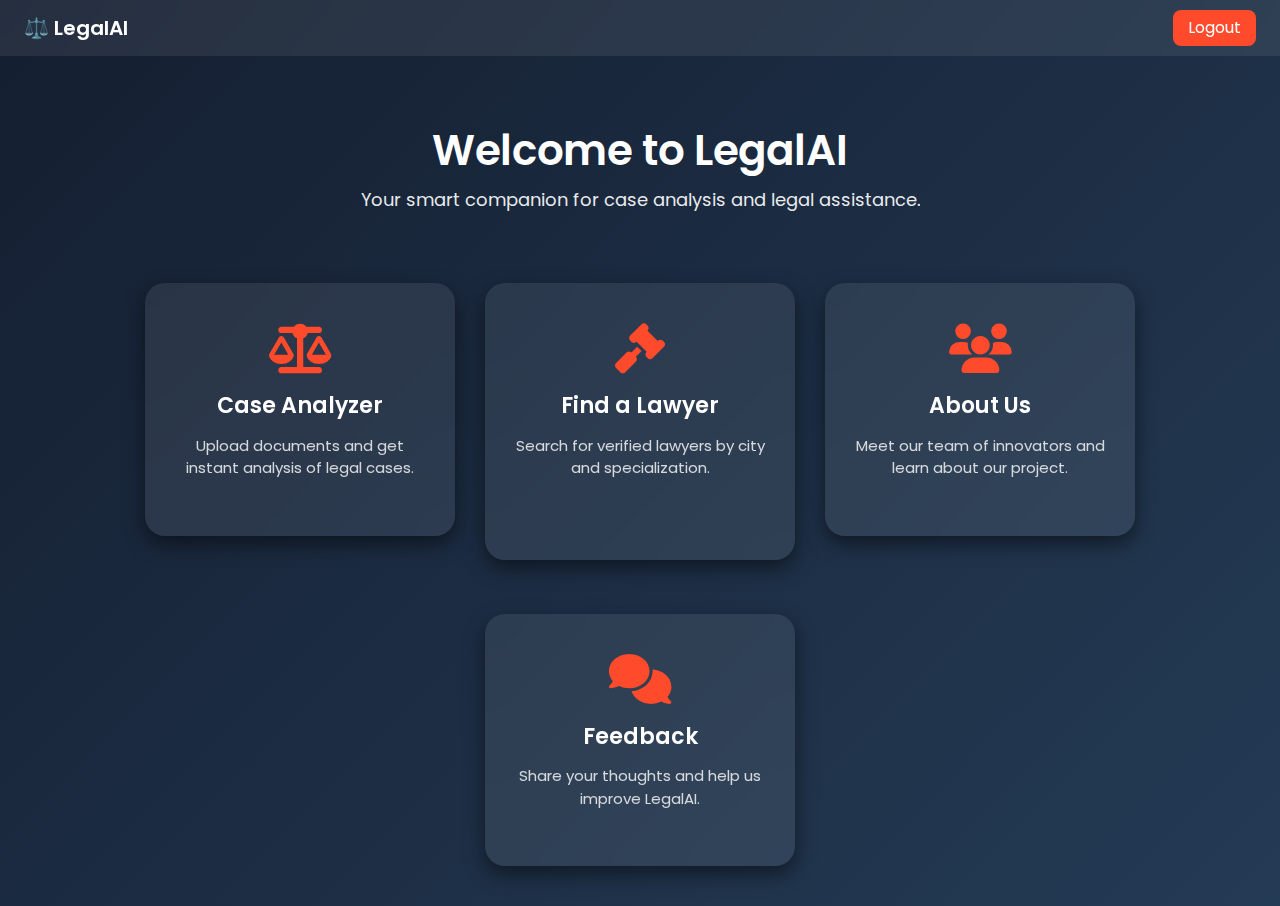
<file: Legal Doc/templates/home.html>
<!DOCTYPE html>
<html lang="en">
<head>
  <meta charset="UTF-8">
  <meta name="viewport" content="width=device-width, initial-scale=1.0">
  <title>Home | LegalAI</title>
  <!-- Bootstrap -->
  <link href="https://cdn.jsdelivr.net/npm/bootstrap@5.3.0/dist/css/bootstrap.min.css" rel="stylesheet">
  <!-- Font Awesome -->
  <link rel="stylesheet" href="https://cdnjs.cloudflare.com/ajax/libs/font-awesome/6.4.0/css/all.min.css">
  <!-- Google Fonts -->
  <link href="https://fonts.googleapis.com/css2?family=Poppins:wght@400;600&display=swap" rel="stylesheet">

  <style>
    body {
      font-family: 'Poppins', sans-serif;
      background: linear-gradient(135deg, #141e30, #243b55);
      min-height: 100vh;
      display: flex;
      flex-direction: column;
    }
    /* Navbar */
    .navbar {
      background: rgba(255, 255, 255, 0.08);
      backdrop-filter: blur(10px);
    }
    .navbar-brand {
      font-weight: 600;
      color: #fff !important;
    }
    .btn-logout {
      background: #ff4b2b;
      color: #fff;
      border: none;
      border-radius: 8px;
      padding: 6px 15px;
      transition: 0.3s;
    }
    .btn-logout:hover {
      background: #ff1e00;
    }

    /* Hero Section */
    .hero {
      text-align: center;
      padding: 70px 20px 30px;
      color: #fff;
    }
    .hero h1 {
      font-size: 42px;
      font-weight: 600;
    }
    .hero p {
      font-size: 18px;
      opacity: 0.9;
      max-width: 700px;
      margin: 10px auto 0;
    }

    /* Cards */
    .cards {
      display: flex;
      justify-content: center;
      gap: 30px;
      flex-wrap: wrap;
      padding: 40px 20px;
    }
    .card-custom {
      background: rgba(255,255,255,0.08);
      backdrop-filter: blur(12px);
      border-radius: 20px;
      padding: 40px 25px;
      width: 310px;
      text-align: center;
      color: #fff;
      transition: 0.3s;
      box-shadow: 0 8px 20px rgba(0,0,0,0.5);
    }
    .card-custom i {
      font-size: 50px;
      margin-bottom: 20px;
      color: #ff4b2b;
    }
    .card-custom h3 {
      margin-bottom: 15px;
      font-size: 22px;
      font-weight: 600;
    }
    .card-custom p {
      font-size: 15px;
      opacity: 0.8;
    }
    .card-custom:hover {
      transform: translateY(-10px);
      box-shadow: 0 12px 30px rgba(0,0,0,0.6);
    }
    a {
      text-decoration: none;
    }
  </style>
</head>
<body>

  <!-- Navbar -->
  <nav class="navbar navbar-expand-lg px-4">
    <a class="navbar-brand" href="#">⚖️ LegalAI</a>
    <div class="ms-auto">
      <a href="/logout"><button class="btn-logout">Logout</button></a>
    </div>
  </nav>

  <!-- Hero Section -->
  <section class="hero">
    <h1>Welcome to LegalAI</h1>
    <p>Your smart companion for case analysis and legal assistance.</p>
  </section>

  <!-- Cards -->
  <section class="cards">
    <a href="/analyze">
      <div class="card-custom">
        <i class="fa-solid fa-scale-balanced"></i>
        <h3>Case Analyzer</h3>
        <p>Upload documents and get instant analysis of legal cases.</p>
      </div>
    </a>

<a href="/find_lawyer">
      <div class="card-custom">
        <i class="fa-solid fa-gavel"></i>
        <h3>Find a Lawyer</h3>
        <p>Search for verified lawyers by city and specialization.</p>
      </div>
    </a>


    <a href="/about">
      <div class="card-custom">
        <i class="fa-solid fa-users"></i>
        <h3>About Us</h3>
        <p>Meet our team of innovators and learn about our project.</p>
      </div>
    </a>
    <a href="/feedback">
      <div class="card-custom">
        <i class="fa-solid fa-comments"></i>
        <h3>Feedback</h3>
        <p>Share your thoughts and help us improve LegalAI.</p>
      </div>
    </a>
  </section>

</body>
</html>
</file>
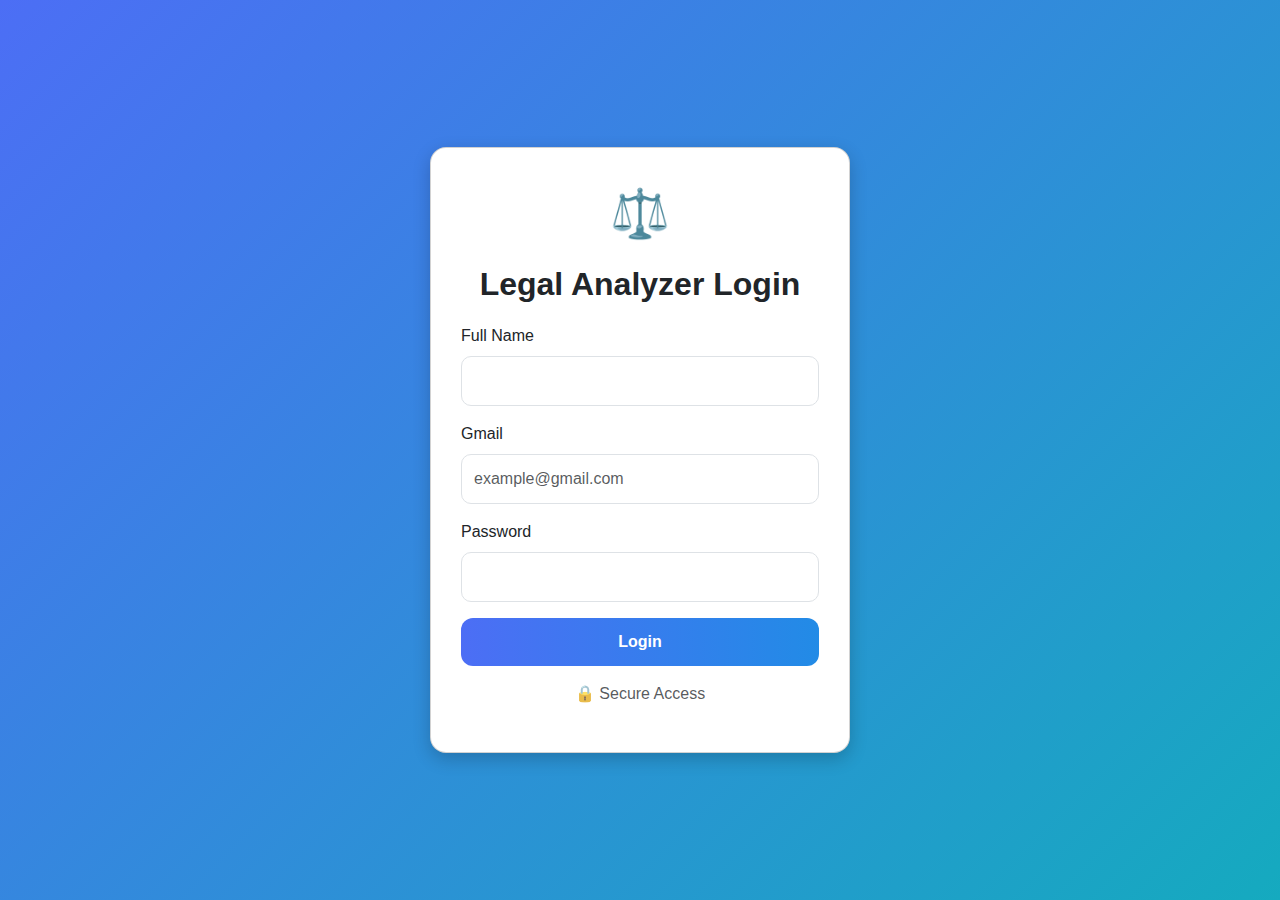
<file: Legal Doc/templates/login.html>
<!DOCTYPE html>
<html lang="en">
<head>
  <meta charset="UTF-8">
  <meta name="viewport" content="width=device-width, initial-scale=1.0">
  <title>Login - Legal Document Analyzer</title>
  <link href="https://cdn.jsdelivr.net/npm/bootstrap@5.3.2/dist/css/bootstrap.min.css" rel="stylesheet">
  <style>
    body {
      background: linear-gradient(135deg, #4c6ef5, #15aabf);
      height: 100vh;
      display: flex;
      align-items: center;
      justify-content: center;
      font-family: 'Segoe UI', Tahoma, Geneva, Verdana, sans-serif;
    }
    .card {
      border-radius: 16px;
      box-shadow: 0 6px 18px rgba(0, 0, 0, 0.2);
      padding: 30px;
      width: 100%;
      max-width: 420px;
      background: #fff;
    }
    .form-control {
      border-radius: 10px;
      padding: 12px;
    }
    .btn-primary {
      border-radius: 12px;
      font-weight: bold;
      padding: 12px;
      background: linear-gradient(90deg, #4c6ef5, #228be6);
      border: none;
    }
    .btn-primary:hover {
      background: linear-gradient(90deg, #228be6, #4c6ef5);
    }
    h2 {
      font-weight: bold;
      text-align: center;
      margin-bottom: 20px;
    }
    .form-label {
      font-weight: 500;
    }
    .icon {
      font-size: 48px;
      text-align: center;
      color: #4c6ef5;
      margin-bottom: 15px;
    }
  </style>
</head>
<body>
  <div class="card">
    <div class="icon">⚖️</div>
    <h2>Legal Analyzer Login</h2>
    <form method="POST">
      <div class="mb-3">
        <label for="name" class="form-label">Full Name</label>
        <input type="text" id="name" name="name" class="form-control" required>
      </div>
      <div class="mb-3">
        <label for="gmail" class="form-label">Gmail</label>
        <input type="email" id="gmail" name="gmail" class="form-control" placeholder="example@gmail.com" required>
      </div>
      <div class="mb-3">
        <label for="password" class="form-label">Password</label>
        <input type="password" id="password" name="password" class="form-control" required>
      </div>
      <button type="submit" class="btn btn-primary w-100">Login</button>
    </form>
    <p class="text-center mt-3 text-muted">🔒 Secure Access</p>
  </div>
</body>
</html>
</file>
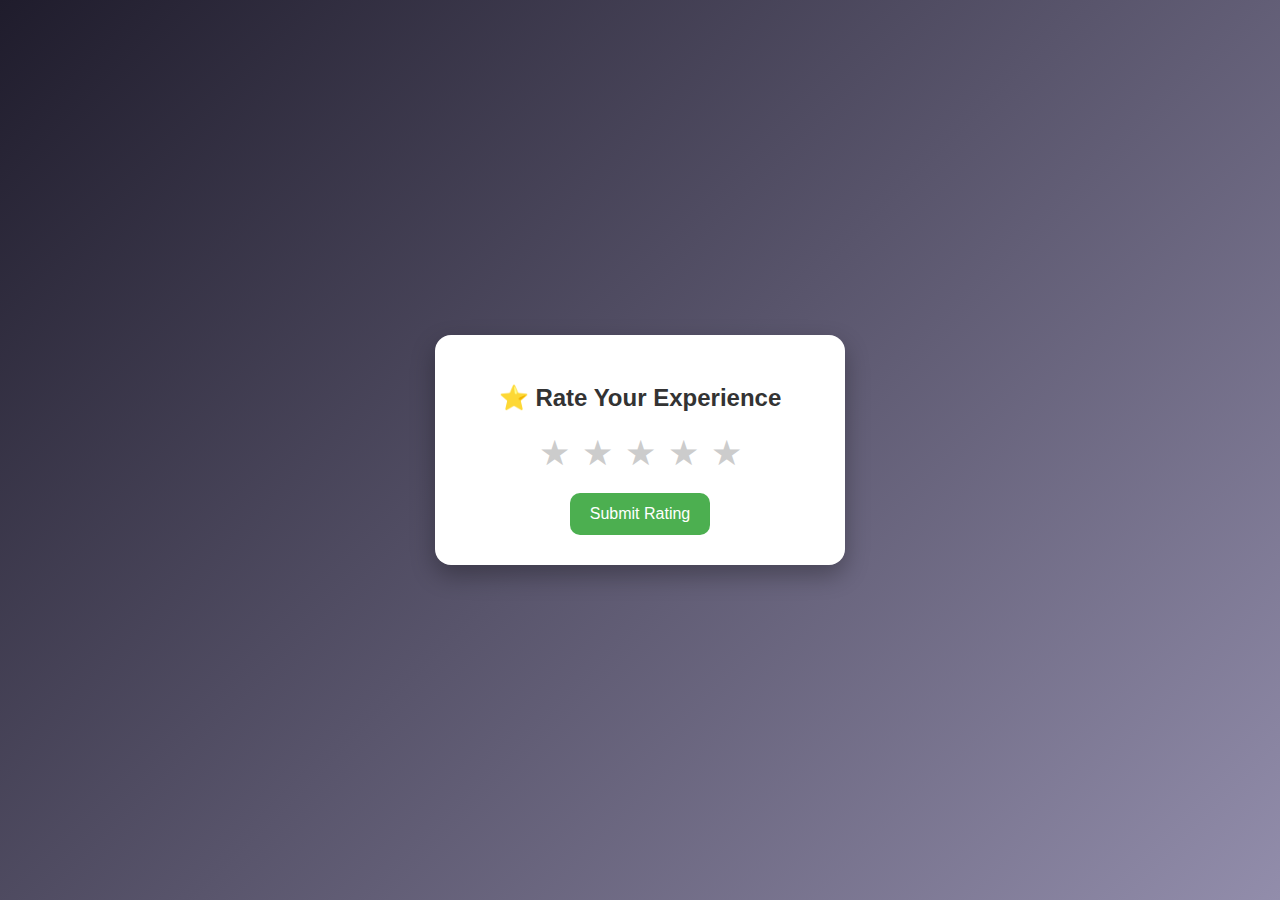
<file: Legal Doc/templates/rating.html>
<!DOCTYPE html>
<html lang="en">
<head>
  <meta charset="UTF-8">
  <meta name="viewport" content="width=device-width, initial-scale=1.0">
  <title>Rate Us</title>
  <style>
    body {
      font-family: 'Segoe UI', Tahoma, Geneva, Verdana, sans-serif;
      background: linear-gradient(135deg, #1f1c2c, #928DAB);
      display: flex;
      justify-content: center;
      align-items: center;
      height: 100vh;
      margin: 0;
    }
    .rating-container {
      background: #fff;
      padding: 30px;
      border-radius: 16px;
      box-shadow: 0 10px 25px rgba(0,0,0,0.3);
      text-align: center;
      width: 350px;
      animation: fadeIn 0.8s ease-in-out;
    }
    h2 {
      color: #333;
      margin-bottom: 15px;
    }
    .stars {
      display: flex;
      justify-content: center;
      gap: 12px;
      margin: 20px 0;
    }
    .stars input {
      display: none;
    }
    .stars label {
      font-size: 2.2rem;
      color: #ccc;
      cursor: pointer;
      transition: transform 0.2s, color 0.3s;
    }
    .stars input:checked ~ label,
    .stars label:hover,
    .stars label:hover ~ label {
      color: gold;
      transform: scale(1.2);
    }
    button {
      background: #4CAF50;
      color: white;
      border: none;
      padding: 12px 20px;
      border-radius: 10px;
      cursor: pointer;
      font-size: 1rem;
      transition: background 0.3s;
    }
    button:hover {
      background: #45a049;
    }
    @keyframes fadeIn {
      from {opacity: 0; transform: translateY(-20px);}
      to {opacity: 1; transform: translateY(0);}
    }

.stars {
  display: flex;
  justify-content: center;
  gap: 12px;
  margin: 20px 0;
  flex-direction: row-reverse; /* ⭐ FIX */
}


  </style>
</head>
<body>
  <div class="rating-container">
    <h2>⭐ Rate Your Experience</h2>
    <form method="POST">
      <div class="stars">
        <input type="radio" name="stars" id="star5" value="5">
        <label for="star5">★</label>
        <input type="radio" name="stars" id="star4" value="4">
        <label for="star4">★</label>
        <input type="radio" name="stars" id="star3" value="3">
        <label for="star3">★</label>
        <input type="radio" name="stars" id="star2" value="2">
        <label for="star2">★</label>
        <input type="radio" name="stars" id="star1" value="1">
        <label for="star1">★</label>
      </div>
      <button type="submit">Submit Rating</button>
    </form>
  </div>
</body>
</html>
</file>
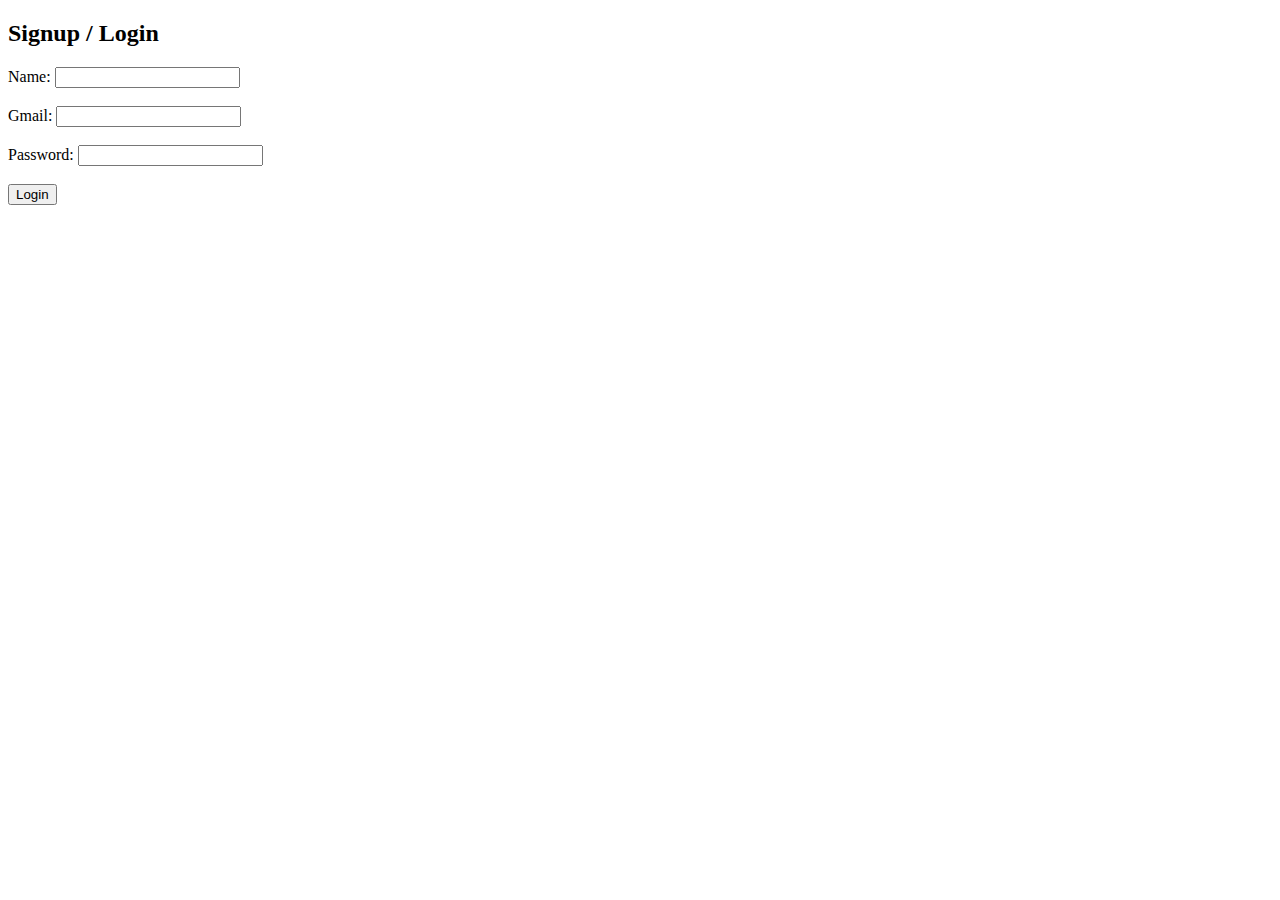
<file: Legal Doc/templates/signup.html>
<!DOCTYPE html>
<html lang="en">
<head>
    <meta charset="UTF-8">
    <meta name="viewport" content="width=device-width, initial-scale=1.0">
    <title>Signup / Login</title>
</head>
<body>
    <h2>Signup / Login</h2>
    <form action="/login" method="POST">
        <label>Name:</label>
        <input type="text" name="name" required><br><br>

        <label>Gmail:</label>
        <input type="email" name="gmail" required><br><br>

        <label>Password:</label>
        <input type="password" name="password" required><br><br>

        <button type="submit">Login</button>
    </form>
</body>
</html>
</file>
